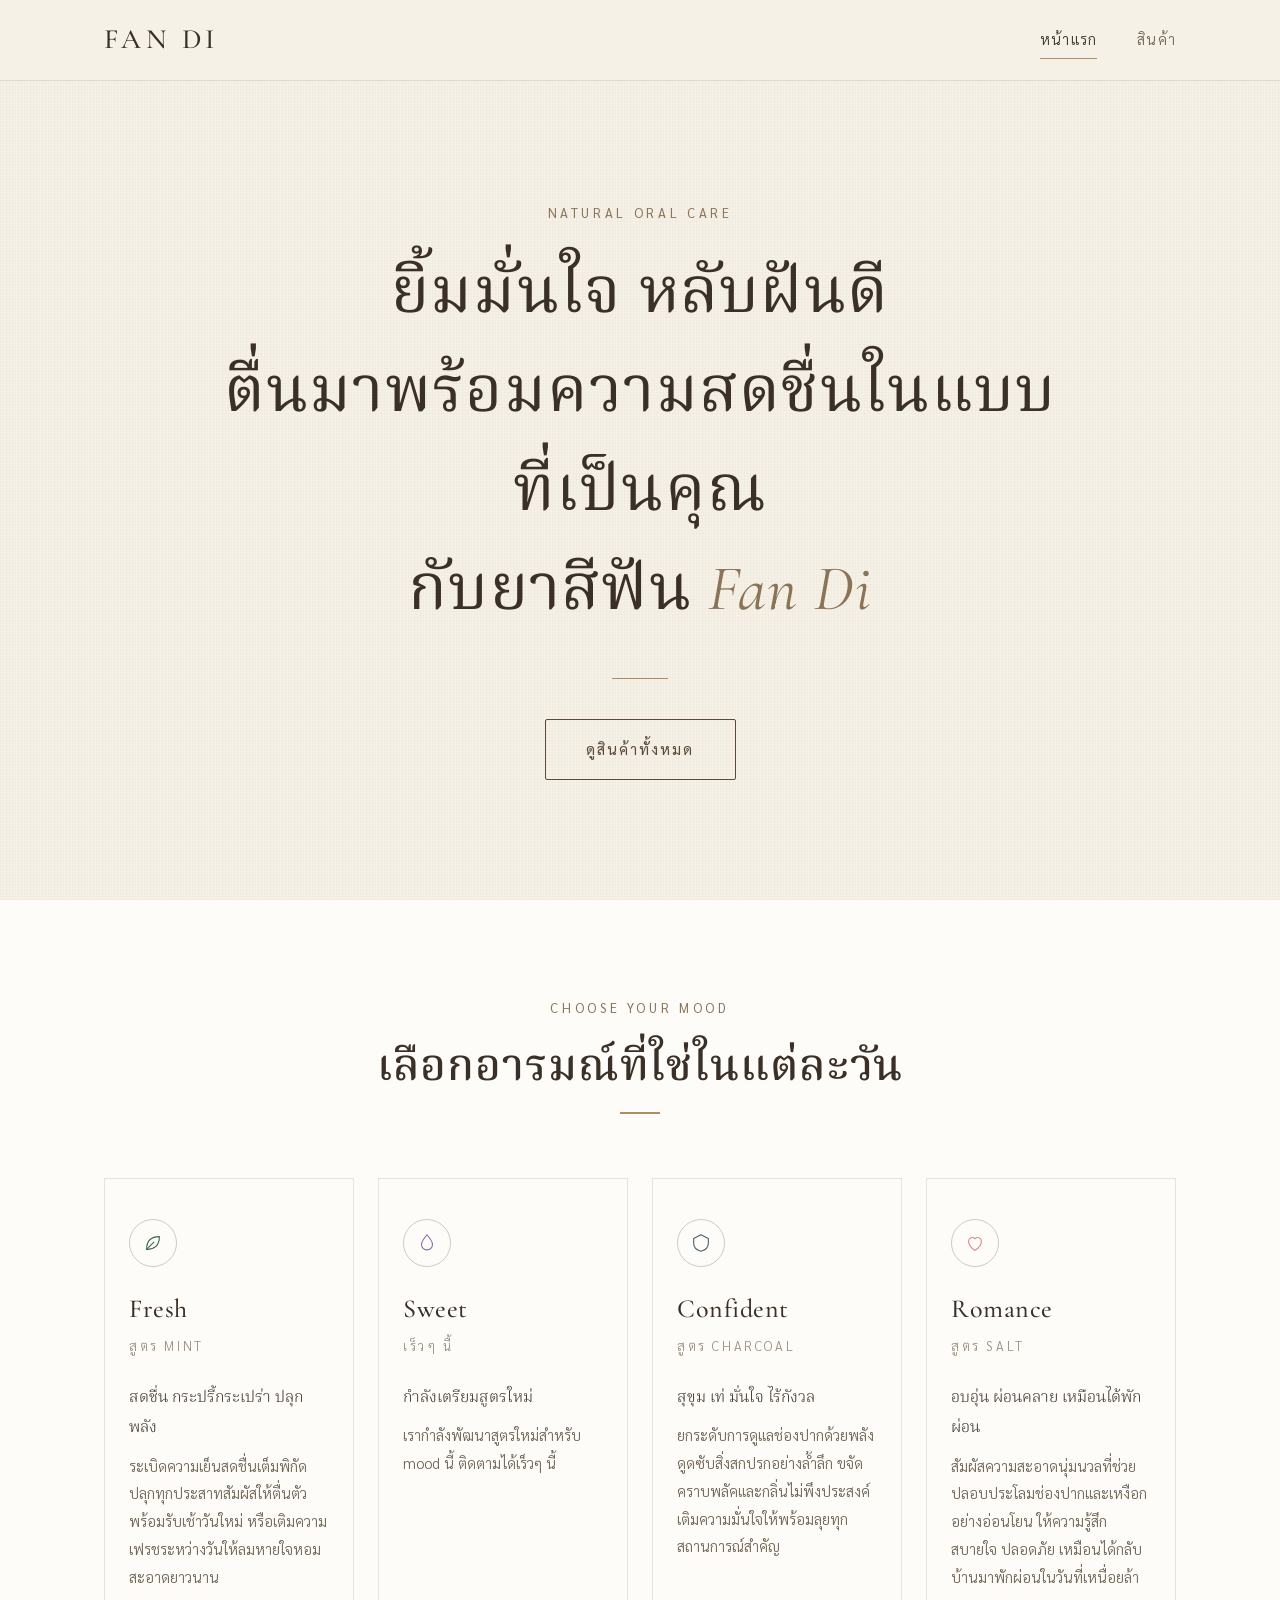
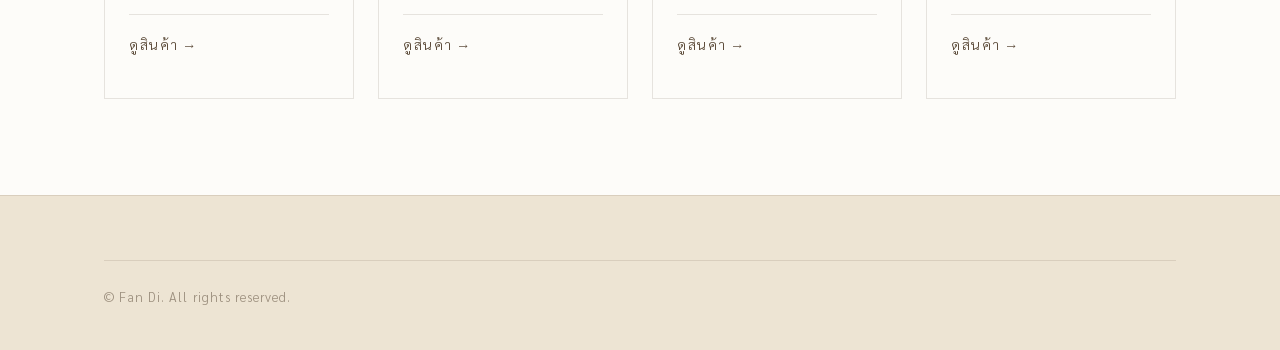
<file: index.html>
<!DOCTYPE html>
<html lang="th">
<head>
  <meta charset="UTF-8">
  <meta name="viewport" content="width=device-width, initial-scale=1">
  <title>Fan Di | ยาสีฟันที่เป็นคุณ</title>
  <meta name="description" content="ยิ้มมั่นใจ หลับฝันดี ตื่นมาพร้อมความสดชื่นในแบบที่เป็นคุณ กับยาสีฟัน Fan Di">
  <link rel="stylesheet" href="style.css">
  <style>
    /* สไตล์เฉพาะหน้าแรก (ใช้ตัวแปรสีและ spacing จาก style.css) */
    .home-hero {
      display: flex;
      align-items: center;
      justify-content: center;
      min-height: calc(100vh - 81px);
      min-height: calc(100svh - 81px);
      padding-block: var(--space-6);
      text-align: center;
    }

    .home-hero__inner {
      max-width: 860px;
    }

    .home-hero__title {
      font-family: var(--font-display);
      font-size: clamp(2.1rem, 5.6vw, 4rem);
      font-weight: 400;
      line-height: 1.55;
      margin-bottom: var(--space-4);
    }

    .home-hero__title em {
      font-style: italic;
      color: var(--color-taupe);
    }

    .home-hero__rule {
      display: block;
      width: 56px;
      height: 1px;
      margin: 0 auto var(--space-4);
      background-color: var(--color-cork);
    }

    .mood-grid {
      display: grid;
      grid-template-columns: repeat(4, 1fr);
      gap: var(--space-3);
    }

    .mood-card {
      display: flex;
      flex-direction: column;
      padding: var(--space-4) var(--space-3);
      background-color: var(--color-white);
      border: 1px solid var(--line-soft);
      color: inherit;
      transition: border-color var(--transition), transform var(--transition);
    }

    .mood-card:hover {
      border-color: var(--line);
      transform: translateY(-4px);
      color: inherit;
    }

    .mood-card .mood-icon {
      margin-bottom: var(--space-3);
    }

    .mood-card__name {
      margin: 0;
      font-size: 1.625rem;
    }

    .mood-card__formula {
      margin: var(--space-1) 0 0;
      font-size: 0.8125rem;
      letter-spacing: 0.2em;
      text-transform: uppercase;
      color: var(--text-faint);
    }

    .mood-card__keywords {
      margin: var(--space-3) 0 var(--space-1);
      font-family: var(--font-serif);
      font-size: 1rem;
      color: var(--color-ink);
    }

    .mood-card__desc {
      flex: 1;
      margin: 0 0 var(--space-3);
      font-size: 0.9375rem;
      line-height: 1.85;
    }

    .mood-card__more {
      padding-top: var(--space-2);
      font-size: 0.875rem;
      letter-spacing: 0.12em;
      color: var(--color-brown);
      border-top: 1px solid var(--line-soft);
    }

    @media (max-width: 1024px) {
      .mood-grid { grid-template-columns: repeat(2, 1fr); }
    }

    @media (max-width: 560px) {
      .mood-grid { grid-template-columns: 1fr; }
      .home-hero { padding-block: var(--space-5); }
    }
  </style>
</head>
<body>

  <header class="site-header">
    <div class="container site-header__inner">
      <a class="logo" href="index.html">Fan Di</a>
      <nav class="nav">
        <a href="index.html" aria-current="page">หน้าแรก</a>
        <a href="product.html">สินค้า</a>
      </nav>
    </div>
  </header>

  <main>
    <!-- Hero -->
    <section class="home-hero">
      <div class="container">
        <div class="home-hero__inner" style="margin-inline: auto;">
          <span class="eyebrow">Natural Oral Care</span>
          <h1 class="home-hero__title">
            ยิ้มมั่นใจ หลับฝันดี<br>
            ตื่นมาพร้อมความสดชื่นในแบบที่เป็นคุณ<br>
            กับยาสีฟัน <em>Fan Di</em>
          </h1>
          <span class="home-hero__rule"></span>
          <a class="btn" href="product.html">ดูสินค้าทั้งหมด</a>
        </div>
      </div>
    </section>

    <!-- 4 Moods -->
    <section class="section section--white">
      <div class="container">
        <div class="section-head">
          <span class="eyebrow">Choose Your Mood</span>
          <h2>เลือกอารมณ์ที่ใช่ในแต่ละวัน</h2>
          <span class="mood-underline"></span>
        </div>

        <div class="mood-grid">

          <a class="mood-card mood-fresh" href="product.html?mood=fresh">
            <span class="mood-icon" aria-hidden="true">
              <svg width="22" height="22" viewBox="0 0 24 24" fill="none" stroke="currentColor" stroke-width="1.2" stroke-linecap="round" stroke-linejoin="round"><path d="M5 19C5 10 10 5 19 5c0 9-5 14-14 14z"/><path d="M5 19l8-8"/></svg>
            </span>
            <h3 class="mood-card__name">Fresh</h3>
            <p class="mood-card__formula">สูตร Mint</p>
            <p class="mood-card__keywords">สดชื่น กระปรี้กระเปร่า ปลุกพลัง</p>
            <p class="mood-card__desc">ระเบิดความเย็นสดชื่นเต็มพิกัด ปลุกทุกประสาทสัมผัสให้ตื่นตัวพร้อมรับเช้าวันใหม่ หรือเติมความเฟรชระหว่างวันให้ลมหายใจหอมสะอาดยาวนาน</p>
            <span class="mood-card__more">ดูสินค้า &rarr;</span>
          </a>

          <a class="mood-card mood-sweet" href="product.html?mood=sweet">
            <span class="mood-icon" aria-hidden="true">
              <svg width="22" height="22" viewBox="0 0 24 24" fill="none" stroke="currentColor" stroke-width="1.2" stroke-linecap="round" stroke-linejoin="round"><path d="M12 3c3.5 4.2 6 7.2 6 10.5a6 6 0 0 1-12 0C6 10.200 8.500 7.200 12 3z"/></svg>
            </span>
            <h3 class="mood-card__name">Sweet</h3>
            <p class="mood-card__formula">เร็วๆ นี้</p>
            <p class="mood-card__keywords">กำลังเตรียมสูตรใหม่</p>
            <p class="mood-card__desc">เรากำลังพัฒนาสูตรใหม่สำหรับ mood นี้ ติดตามได้เร็วๆ นี้</p>
            <span class="mood-card__more">ดูสินค้า &rarr;</span>
          </a>

          <a class="mood-card mood-confident" href="product.html?mood=confident">
            <span class="mood-icon" aria-hidden="true">
              <svg width="22" height="22" viewBox="0 0 24 24" fill="none" stroke="currentColor" stroke-width="1.2" stroke-linecap="round" stroke-linejoin="round"><path d="M12 3l8 4v5c0 4.500-3.200 7.800-8 9-4.800-1.200-8-4.500-8-9V7l8-4z"/></svg>
            </span>
            <h3 class="mood-card__name">Confident</h3>
            <p class="mood-card__formula">สูตร Charcoal</p>
            <p class="mood-card__keywords">สุขุม เท่ มั่นใจ ไร้กังวล</p>
            <p class="mood-card__desc">ยกระดับการดูแลช่องปากด้วยพลังดูดซับสิ่งสกปรกอย่างล้ำลึก ขจัดคราบพลัคและกลิ่นไม่พึงประสงค์ เติมความมั่นใจให้พร้อมลุยทุกสถานการณ์สำคัญ</p>
            <span class="mood-card__more">ดูสินค้า &rarr;</span>
          </a>

          <a class="mood-card mood-romance" href="product.html?mood=romance">
            <span class="mood-icon" aria-hidden="true">
              <svg width="22" height="22" viewBox="0 0 24 24" fill="none" stroke="currentColor" stroke-width="1.2" stroke-linecap="round" stroke-linejoin="round"><path d="M12 20s-7-4.400-7-10a4 4 0 0 1 7-2.600A4 4 0 0 1 19 10c0 5.600-7 10-7 10z"/></svg>
            </span>
            <h3 class="mood-card__name">Romance</h3>
            <p class="mood-card__formula">สูตร Salt</p>
            <p class="mood-card__keywords">อบอุ่น ผ่อนคลาย เหมือนได้พักผ่อน</p>
            <p class="mood-card__desc">สัมผัสความสะอาดนุ่มนวลที่ช่วยปลอบประโลมช่องปากและเหงือกอย่างอ่อนโยน ให้ความรู้สึกสบายใจ ปลอดภัย เหมือนได้กลับบ้านมาพักผ่อนในวันที่เหนื่อยล้า</p>
            <span class="mood-card__more">ดูสินค้า &rarr;</span>
          </a>

        </div>
      </div>
    </section>
  </main>

  <footer class="site-footer">
    <div class="container">
      <p class="site-footer__copy" style="margin:0;">&copy; Fan Di. All rights reserved.</p>
    </div>
  </footer>

  <script src="script.js"></script>
</body>
</html>
</file>
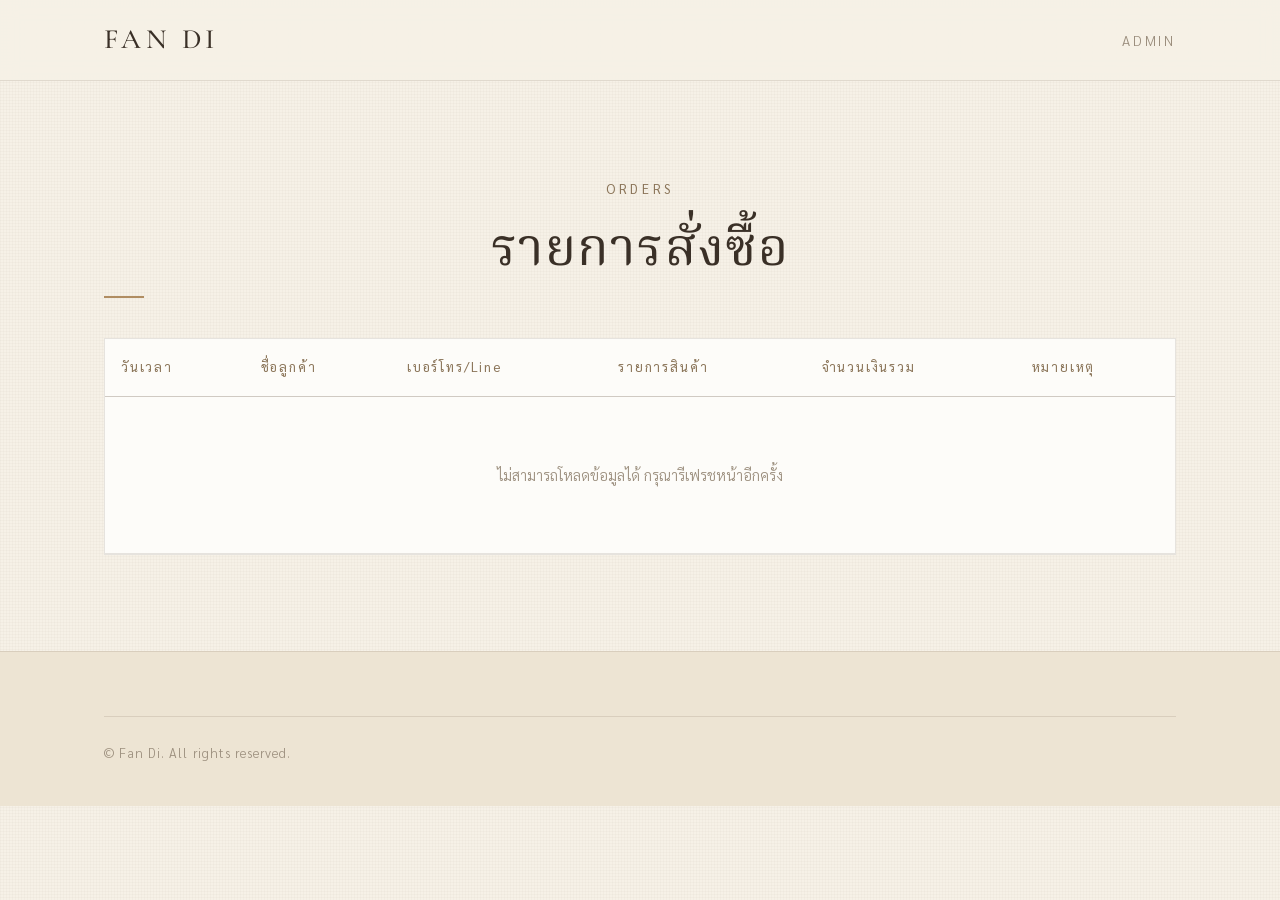
<file: admin.html>
<!DOCTYPE html>
<html lang="th">
<head>
  <meta charset="UTF-8">
  <meta name="viewport" content="width=device-width, initial-scale=1">
  <meta name="robots" content="noindex, nofollow">
  <title>รายการสั่งซื้อ | Fan Di Admin</title>
  <link rel="stylesheet" href="style.css">
</head>
<body>

  <header class="site-header">
    <div class="container site-header__inner">
      <a class="logo" href="index.html">Fan Di</a>
      <nav class="nav">
        <span style="font-size: 0.875rem; letter-spacing: 0.2em; text-transform: uppercase; color: var(--text-faint);">Admin</span>
      </nav>
    </div>
  </header>

  <main>
    <section class="page-head">
      <div class="container">
        <span class="eyebrow">Orders</span>
        <h1 class="page-title">รายการสั่งซื้อ</h1>
        <span class="mood-underline"></span>
      </div>
    </section>

    <section class="section" style="padding-top: 0;">
      <div class="container">
        <div class="table-wrap">
          <table id="ordersTable" class="data-table">
            <thead>
              <tr>
                <th>วันเวลา</th>
                <th>ชื่อลูกค้า</th>
                <th>เบอร์โทร/Line</th>
                <th>รายการสินค้า</th>
                <th>จำนวนเงินรวม</th>
                <th>หมายเหตุ</th>
              </tr>
            </thead>
            <tbody></tbody>
          </table>
        </div>
      </div>
    </section>
  </main>

  <footer class="site-footer">
    <div class="container">
      <p class="site-footer__copy" style="margin:0;">&copy; Fan Di. All rights reserved.</p>
    </div>
  </footer>

  <script src="script.js"></script>
</body>
</html>
</file>
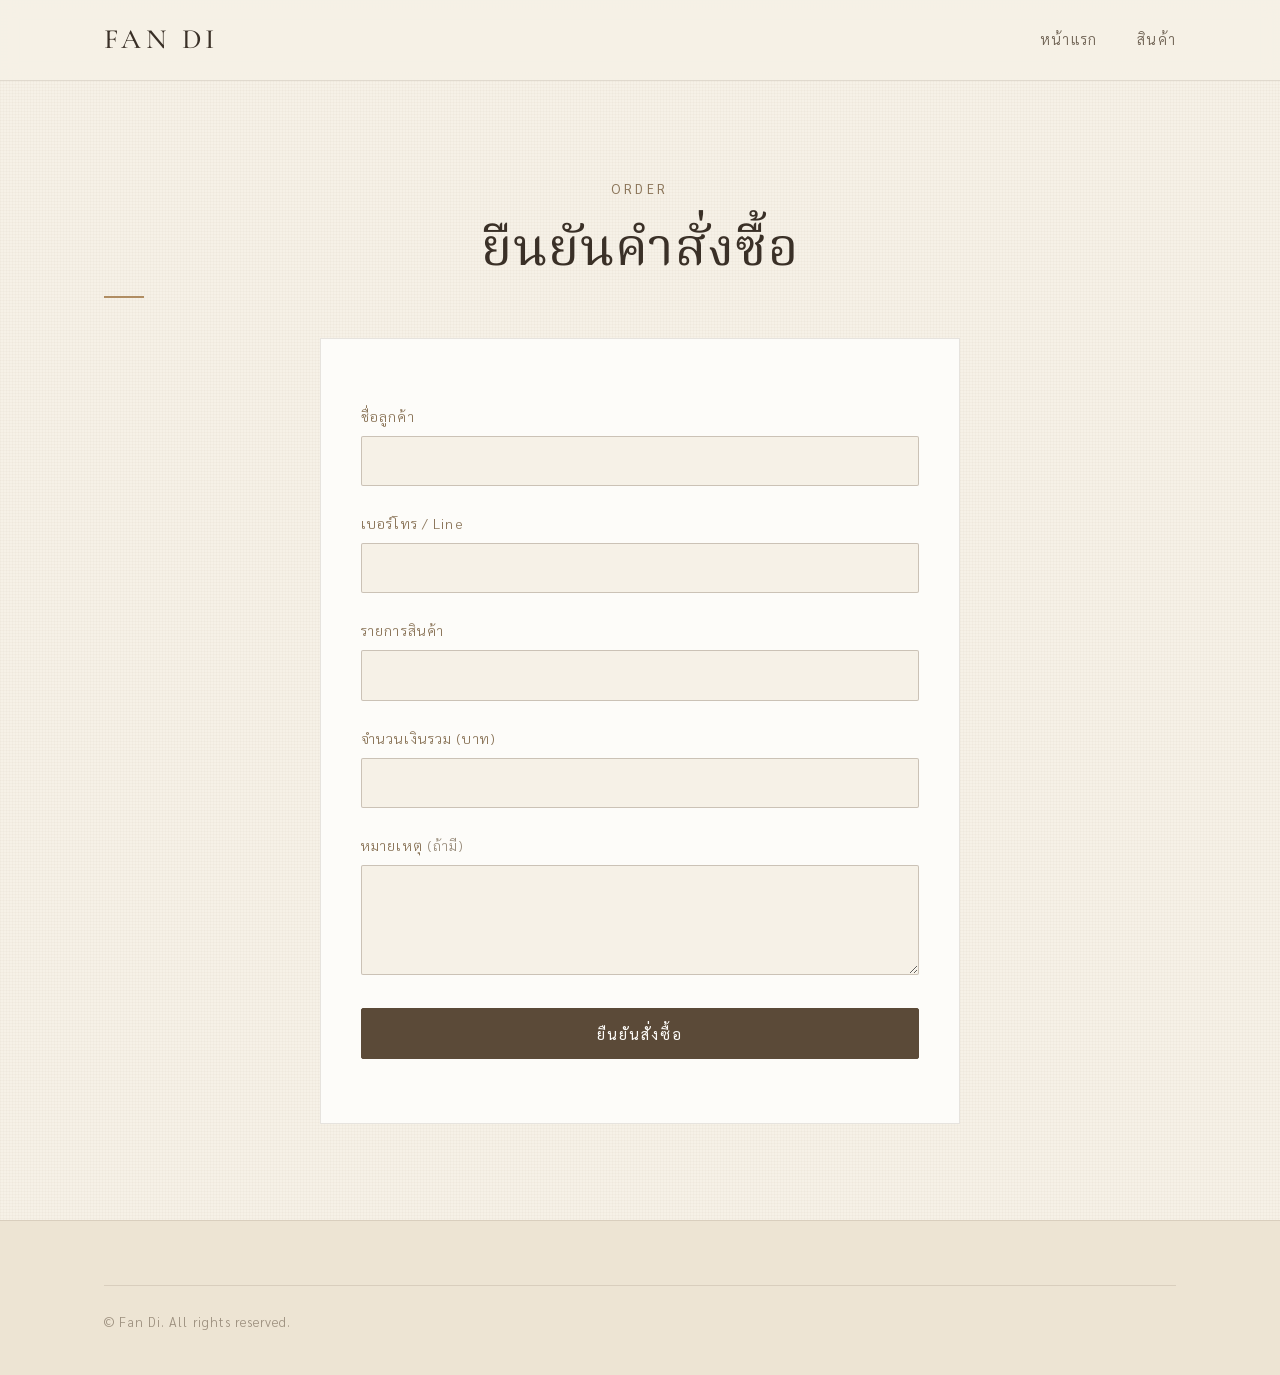
<file: order.html>
<!DOCTYPE html>
<html lang="th">
<head>
  <meta charset="UTF-8">
  <meta name="viewport" content="width=device-width, initial-scale=1">
  <title>สั่งซื้อ | Fan Di</title>
  <link rel="stylesheet" href="style.css">
</head>
<body>

  <header class="site-header">
    <div class="container site-header__inner">
      <a class="logo" href="index.html">Fan Di</a>
      <nav class="nav">
        <a href="index.html">หน้าแรก</a>
        <a href="product.html">สินค้า</a>
      </nav>
    </div>
  </header>

  <main>
    <section class="page-head">
      <div class="container">
        <span class="eyebrow">Order</span>
        <h1 class="page-title">ยืนยันคำสั่งซื้อ</h1>
        <span class="mood-underline"></span>
      </div>
    </section>

    <section class="section" style="padding-top: 0;">
      <div class="container">
        <form id="orderForm" class="form-card">
          <div class="field">
            <label for="customerName">ชื่อลูกค้า</label>
            <input type="text" id="customerName" name="customerName" autocomplete="name" required>
          </div>

          <div class="field">
            <label for="contact">เบอร์โทร / Line</label>
            <input type="text" id="contact" name="contact" autocomplete="tel" required>
          </div>

          <div class="field">
            <label for="items">รายการสินค้า</label>
            <input type="text" id="items" name="items" required>
          </div>

          <div class="field">
            <label for="total">จำนวนเงินรวม (บาท)</label>
            <input type="text" id="total" name="total" inputmode="decimal" required>
          </div>

          <div class="field">
            <label for="note">หมายเหตุ <span style="color: var(--text-faint);">(ถ้ามี)</span></label>
            <textarea id="note" name="note"></textarea>
          </div>

          <button type="submit" class="btn btn--solid btn--block">ยืนยันสั่งซื้อ</button>
        </form>
      </div>
    </section>
  </main>

  <footer class="site-footer">
    <div class="container">
      <p class="site-footer__copy" style="margin:0;">&copy; Fan Di. All rights reserved.</p>
    </div>
  </footer>

  <script src="script.js"></script>
</body>
</html>
</file>
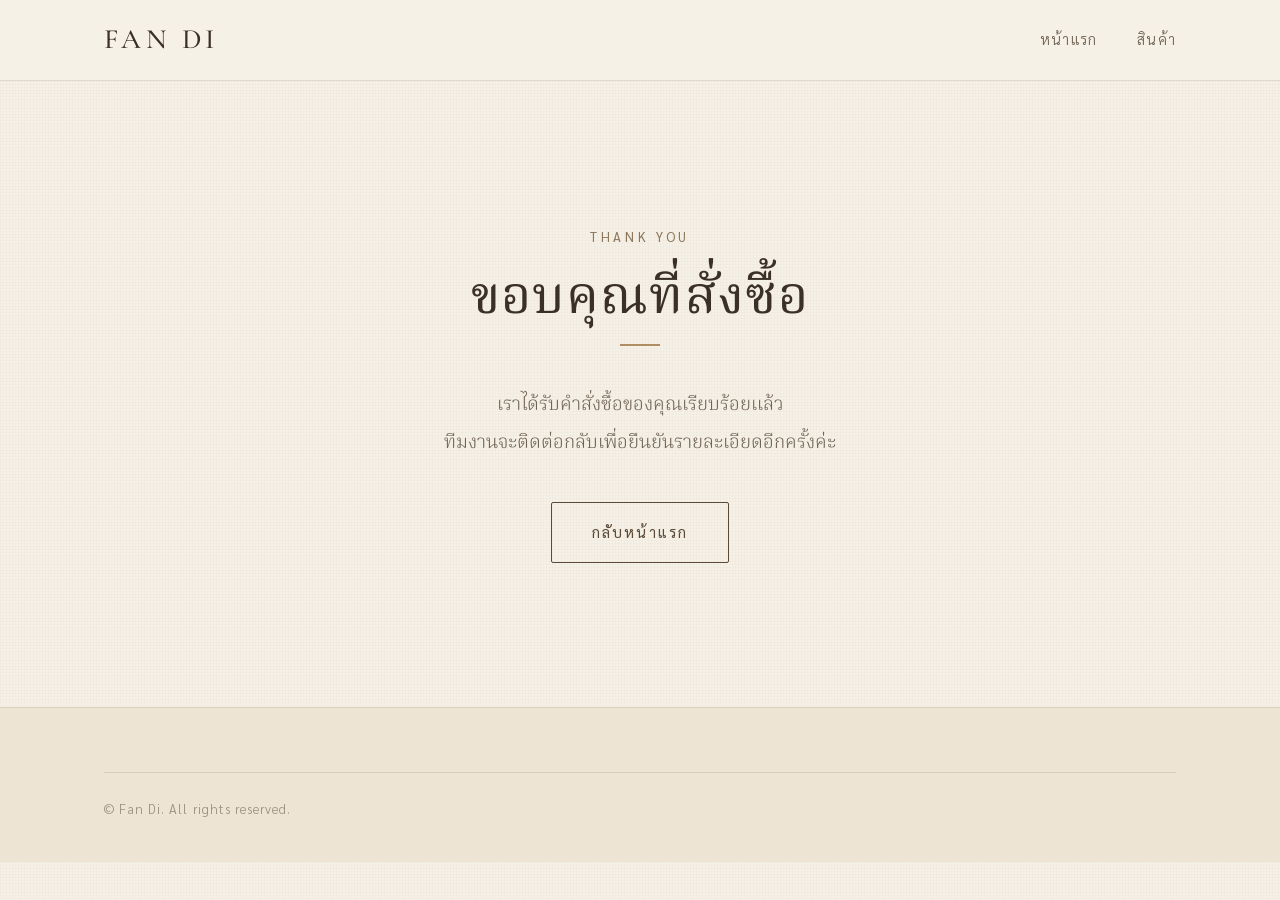
<file: thankyou.html>
<!DOCTYPE html>
<html lang="th">
<head>
  <meta charset="UTF-8">
  <meta name="viewport" content="width=device-width, initial-scale=1">
  <title>ขอบคุณ | Fan Di</title>
  <link rel="stylesheet" href="style.css">
</head>
<body>

  <header class="site-header">
    <div class="container site-header__inner">
      <a class="logo" href="index.html">Fan Di</a>
      <nav class="nav">
        <a href="index.html">หน้าแรก</a>
        <a href="product.html">สินค้า</a>
      </nav>
    </div>
  </header>

  <main>
    <section class="section section--lg">
      <div class="container text-center" style="max-width: 640px;">
        <span class="eyebrow">Thank You</span>
        <h1 class="page-title">ขอบคุณที่สั่งซื้อ</h1>
        <span class="mood-underline"></span>
        <p class="lead" style="margin-top: var(--space-4);">
          เราได้รับคำสั่งซื้อของคุณเรียบร้อยแล้ว<br>
          ทีมงานจะติดต่อกลับเพื่อยืนยันรายละเอียดอีกครั้งค่ะ
        </p>
        <div style="margin-top: var(--space-4);">
          <a class="btn" href="index.html">กลับหน้าแรก</a>
        </div>
      </div>
    </section>
  </main>

  <footer class="site-footer">
    <div class="container">
      <p class="site-footer__copy" style="margin:0;">&copy; Fan Di. All rights reserved.</p>
    </div>
  </footer>

</body>
</html>
</file>
<file: style.css>
/* ==========================================================================
   Fan Di — Warm Minimalism / Natural Lifestyle
   ธีมกลางสำหรับทุกหน้า: ผ้าลินิน · ฝาไม้ก๊อก · โทนธรรมชาติ
   ========================================================================== */

@import url("https://fonts.googleapis.com/css2?family=Cormorant+Garamond:ital,wght@0,400;0,500;0,600;1,400&family=Noto+Serif+Thai:wght@300;400;500;600&family=Sarabun:wght@300;400;500&display=swap");

/* --------------------------------------------------------------------------
   1. Design tokens
   -------------------------------------------------------------------------- */
:root {
  /* พื้นหลัง: ขาว → ครีม → เบจ */
  --color-white: #fdfcf9;
  --color-cream: #f6f1e7;
  --color-linen: #ede4d3;
  --color-beige: #d9cbb2;

  /* เบจเข้ม / ไม้ก๊อก (ใช้กับเส้น ปุ่ม ตัวอักษร) */
  --color-cork: #b08d62;
  --color-taupe: #8a7458;
  --color-brown: #5b4a38;
  --color-ink: #3a3027;

  /* ตัวอักษร */
  --text-main: var(--color-ink);
  --text-soft: #6f6253;
  --text-faint: #9a8d7c;

  /* เส้นบางสีเข้มนุ่มตา */
  --line: rgba(91, 74, 56, 0.28);
  --line-soft: rgba(91, 74, 56, 0.14);

  /* สี mood — ใช้แตะเล็กๆ เท่านั้น (จุด, เส้นใต้หัวข้อ, ไอคอน) */
  --mood-fresh: #3f6b4f;      /* เขียวเข้ม */
  --mood-sweet: #8a6aa8;      /* ม่วงกลาง */
  --mood-confident: #4a5d70;  /* น้ำเงินเทาเข้ม */
  --mood-romance: #d98a85;    /* แดงอ่อน */

  /* ฟอนต์ */
  --font-display: "Cormorant Garamond", "Noto Serif Thai", Georgia, serif;
  --font-serif: "Noto Serif Thai", "Cormorant Garamond", Georgia, serif;
  --font-sans: "Sarabun", "Helvetica Neue", Arial, sans-serif;

  /* Spacing (เว้นเยอะๆ ให้โปร่ง) */
  --space-1: 0.5rem;
  --space-2: 1rem;
  --space-3: 1.5rem;
  --space-4: 2.5rem;
  --space-5: 4rem;
  --space-6: 6rem;
  --space-7: 9rem;

  --container: 1120px;
  --radius: 2px;
  --transition: 0.35s ease;
}

/* --------------------------------------------------------------------------
   2. Reset & base
   -------------------------------------------------------------------------- */
*,
*::before,
*::after {
  box-sizing: border-box;
}

html {
  scroll-behavior: smooth;
  -webkit-text-size-adjust: 100%;
}

body {
  margin: 0;
  font-family: var(--font-sans);
  font-weight: 300;
  font-size: 1.0625rem;
  line-height: 1.9;
  color: var(--text-main);
  background-color: var(--color-cream);
  /* พื้นผิวผ้าลินินแบบบางเบา */
  background-image:
    repeating-linear-gradient(0deg, rgba(139, 115, 85, 0.035) 0 1px, transparent 1px 3px),
    repeating-linear-gradient(90deg, rgba(139, 115, 85, 0.035) 0 1px, transparent 1px 3px);
  -webkit-font-smoothing: antialiased;
}

img {
  max-width: 100%;
  height: auto;
  display: block;
}

a {
  color: inherit;
  text-decoration: none;
  transition: color var(--transition), opacity var(--transition);
}

a:hover {
  color: var(--color-cork);
}

ul {
  list-style: none;
  margin: 0;
  padding: 0;
}

::selection {
  background: var(--color-beige);
  color: var(--color-ink);
}

:focus-visible {
  outline: 1px solid var(--color-brown);
  outline-offset: 4px;
}

/* --------------------------------------------------------------------------
   3. Typography
   -------------------------------------------------------------------------- */
h1,
h2,
h3,
h4 {
  font-family: var(--font-display);
  font-weight: 500;
  line-height: 1.35;
  letter-spacing: 0.02em;
  color: var(--color-ink);
  margin: 0 0 var(--space-2);
}

h1 {
  font-size: clamp(2.5rem, 6vw, 4.25rem);
  font-weight: 400;
  line-height: 1.2;
}

h2 {
  font-size: clamp(1.9rem, 4vw, 2.75rem);
}

h3 {
  font-size: 1.5rem;
}

p {
  margin: 0 0 var(--space-3);
  color: var(--text-soft);
}

.eyebrow {
  display: block;
  margin-bottom: var(--space-2);
  font-family: var(--font-sans);
  font-size: 0.8125rem;
  font-weight: 400;
  letter-spacing: 0.28em;
  text-transform: uppercase;
  color: var(--color-taupe);
}

.lead {
  font-family: var(--font-serif);
  font-size: 1.1875rem;
  font-weight: 300;
  line-height: 2;
  color: var(--text-soft);
}

.text-center {
  text-align: center;
}

/* --------------------------------------------------------------------------
   4. Layout
   -------------------------------------------------------------------------- */
.container {
  width: 100%;
  max-width: var(--container);
  margin-inline: auto;
  padding-inline: var(--space-3);
}

.section {
  padding-block: var(--space-6);
}

.section--lg {
  padding-block: var(--space-7);
}

.section--white {
  background-color: var(--color-white);
}

.section--linen {
  background-color: var(--color-linen);
}

.section-head {
  max-width: 620px;
  margin: 0 auto var(--space-5);
  text-align: center;
}

/* เส้นแบ่งบางๆ */
.divider {
  border: 0;
  border-top: 1px solid var(--line-soft);
  margin: var(--space-5) 0;
}

/* --------------------------------------------------------------------------
   5. Header / Navigation
   -------------------------------------------------------------------------- */
.site-header {
  position: sticky;
  top: 0;
  z-index: 50;
  background-color: rgba(246, 241, 231, 0.92);
  backdrop-filter: blur(8px);
  border-bottom: 1px solid var(--line-soft);
}

.site-header__inner {
  display: flex;
  align-items: center;
  justify-content: space-between;
  min-height: 80px;
}

.logo {
  font-family: var(--font-display);
  font-size: 1.75rem;
  font-weight: 500;
  letter-spacing: 0.16em;
  text-transform: uppercase;
  color: var(--color-ink);
}

.nav {
  display: flex;
  align-items: center;
  gap: var(--space-4);
}

.nav a {
  font-size: 0.9375rem;
  letter-spacing: 0.08em;
  color: var(--text-soft);
  padding-block: 0.25rem;
  border-bottom: 1px solid transparent;
}

.nav a:hover,
.nav a[aria-current="page"] {
  color: var(--color-ink);
  border-bottom-color: var(--color-cork);
}

/* --------------------------------------------------------------------------
   6. Buttons (เส้นบางสีเข้ม ไม่ฉูดฉาด)
   -------------------------------------------------------------------------- */
.btn {
  display: inline-block;
  padding: 0.95rem 2.5rem;
  font-family: var(--font-sans);
  font-size: 0.9375rem;
  font-weight: 400;
  letter-spacing: 0.14em;
  text-align: center;
  color: var(--color-brown);
  background: transparent;
  border: 1px solid var(--color-brown);
  border-radius: var(--radius);
  cursor: pointer;
  transition: background-color var(--transition), color var(--transition),
    border-color var(--transition);
}

.btn:hover {
  background-color: var(--color-brown);
  color: var(--color-white);
}

.btn--solid {
  background-color: var(--color-brown);
  color: var(--color-white);
}

.btn--solid:hover {
  background-color: var(--color-ink);
  border-color: var(--color-ink);
}

.btn--small {
  padding: 0.6rem 1.6rem;
  font-size: 0.875rem;
}

.btn--block {
  display: block;
  width: 100%;
}

/* --------------------------------------------------------------------------
   7. Hero
   -------------------------------------------------------------------------- */
.hero {
  padding-block: var(--space-7) var(--space-6);
}

.hero__grid {
  display: grid;
  grid-template-columns: 1.1fr 0.9fr;
  align-items: center;
  gap: var(--space-5);
}

.hero__title em {
  font-style: italic;
  color: var(--color-taupe);
}

.hero__actions {
  display: flex;
  flex-wrap: wrap;
  gap: var(--space-2);
  margin-top: var(--space-4);
}

.hero__media {
  position: relative;
  background-color: var(--color-linen);
  border: 1px solid var(--line-soft);
  aspect-ratio: 4 / 5;
  overflow: hidden;
}

.hero__media img {
  width: 100%;
  height: 100%;
  object-fit: cover;
}

/* --------------------------------------------------------------------------
   8. Mood accents (แตะเบาๆ แค่จุด/เส้นเล็กๆ ไม่ทาพื้นหลังการ์ด)
   -------------------------------------------------------------------------- */
.mood-fresh      { --mood: var(--mood-fresh); }
.mood-sweet      { --mood: var(--mood-sweet); }
.mood-confident  { --mood: var(--mood-confident); }
.mood-romance    { --mood: var(--mood-romance); }

/* จุดสีเล็กๆ */
.mood-dot {
  display: inline-block;
  width: 8px;
  height: 8px;
  border-radius: 50%;
  background-color: var(--mood, var(--color-cork));
  vertical-align: middle;
}

/* ป้ายชื่อ mood: จุด + ข้อความสีนุ่ม */
.mood-tag {
  display: inline-flex;
  align-items: center;
  gap: 0.6rem;
  font-size: 0.8125rem;
  letter-spacing: 0.2em;
  text-transform: uppercase;
  color: var(--text-soft);
}

.mood-tag::before {
  content: "";
  width: 8px;
  height: 8px;
  border-radius: 50%;
  background-color: var(--mood, var(--color-cork));
}

/* เส้นสั้นๆ ใต้หัวข้อ */
.mood-underline {
  display: block;
  width: 40px;
  height: 2px;
  margin-top: var(--space-2);
  background-color: var(--mood, var(--color-cork));
}

.text-center .mood-underline,
.section-head .mood-underline {
  margin-inline: auto;
}

/* ไอคอนวงกลมเส้นบาง */
.mood-icon {
  display: inline-flex;
  align-items: center;
  justify-content: center;
  width: 48px;
  height: 48px;
  border: 1px solid var(--line);
  border-radius: 50%;
  color: var(--mood, var(--color-brown));
}

/* --------------------------------------------------------------------------
   9. Filters (เลือก mood)
   -------------------------------------------------------------------------- */
.filters {
  display: flex;
  flex-wrap: wrap;
  justify-content: center;
  gap: var(--space-3);
  margin-bottom: var(--space-5);
}

.filter-btn {
  display: inline-flex;
  align-items: center;
  gap: 0.6rem;
  padding: 0.4rem 0;
  font-family: var(--font-sans);
  font-size: 0.9375rem;
  letter-spacing: 0.1em;
  color: var(--text-soft);
  background: none;
  border: 0;
  border-bottom: 1px solid transparent;
  cursor: pointer;
  transition: color var(--transition), border-color var(--transition);
}

.filter-btn:hover,
.filter-btn.is-active {
  color: var(--color-ink);
  border-bottom-color: var(--color-brown);
}

/* --------------------------------------------------------------------------
   10. Product grid & card
   -------------------------------------------------------------------------- */
.product-grid {
  display: grid;
  grid-template-columns: repeat(3, 1fr);
  gap: var(--space-5) var(--space-4);
}

.product-card {
  display: flex;
  flex-direction: column;
  background-color: var(--color-white);
  border: 1px solid var(--line-soft);
  transition: border-color var(--transition), transform var(--transition);
}

.product-card:hover {
  border-color: var(--line);
  transform: translateY(-4px);
}

.product-card__media {
  aspect-ratio: 1 / 1;
  background-color: var(--color-linen);
  overflow: hidden;
}

.product-card__media img {
  width: 100%;
  height: 100%;
  object-fit: cover;
  transition: transform 0.8s ease;
}

.product-card:hover .product-card__media img {
  transform: scale(1.04);
}

.product-card__body {
  display: flex;
  flex-direction: column;
  flex: 1;
  padding: var(--space-4) var(--space-3) var(--space-3);
}

.product-card__name {
  margin: var(--space-1) 0 0.25rem;
  font-size: 1.5rem;
}

.product-card__meta {
  margin: 0 0 var(--space-2);
  font-size: 0.9375rem;
  letter-spacing: 0.06em;
  color: var(--text-faint);
}

.product-card__desc {
  flex: 1;
  margin-bottom: var(--space-3);
  font-size: 0.9375rem;
  line-height: 1.85;
}

.product-card__footer {
  display: flex;
  align-items: center;
  justify-content: space-between;
  gap: var(--space-2);
  padding-top: var(--space-3);
  border-top: 1px solid var(--line-soft);
}

.price {
  font-family: var(--font-display);
  font-size: 1.625rem;
  font-weight: 500;
  color: var(--color-ink);
}

.price small {
  font-family: var(--font-sans);
  font-size: 0.875rem;
  font-weight: 300;
  color: var(--text-faint);
  margin-left: 0.2rem;
}

/* --------------------------------------------------------------------------
   11. Feature list (ไอคอน + ข้อความ)
   -------------------------------------------------------------------------- */
.features {
  display: grid;
  grid-template-columns: repeat(3, 1fr);
  gap: var(--space-5) var(--space-4);
}

.feature {
  text-align: center;
}

.feature h3 {
  margin-top: var(--space-2);
  font-size: 1.25rem;
}

.feature p {
  font-size: 0.9375rem;
}

/* --------------------------------------------------------------------------
   12. Footer
   -------------------------------------------------------------------------- */
.site-footer {
  padding-block: var(--space-5) var(--space-4);
  background-color: var(--color-linen);
  border-top: 1px solid var(--line-soft);
}

.site-footer__grid {
  display: grid;
  grid-template-columns: 1.4fr 1fr 1fr;
  gap: var(--space-4);
  margin-bottom: var(--space-4);
}

.site-footer h4 {
  font-family: var(--font-sans);
  font-size: 0.8125rem;
  font-weight: 400;
  letter-spacing: 0.22em;
  text-transform: uppercase;
  color: var(--color-taupe);
}

.site-footer li {
  margin-bottom: 0.5rem;
  font-size: 0.9375rem;
  color: var(--text-soft);
}

.site-footer__copy {
  padding-top: var(--space-3);
  border-top: 1px solid var(--line-soft);
  font-size: 0.8125rem;
  letter-spacing: 0.08em;
  color: var(--text-faint);
}

/* --------------------------------------------------------------------------
   13. Utilities
   -------------------------------------------------------------------------- */
.hidden {
  display: none !important;
}

.visually-hidden {
  position: absolute;
  width: 1px;
  height: 1px;
  margin: -1px;
  overflow: hidden;
  clip: rect(0 0 0 0);
  white-space: nowrap;
}

.mt-0 { margin-top: 0; }

/* --------------------------------------------------------------------------
   13b. Inner pages: page head, forms, tables
   -------------------------------------------------------------------------- */
.page-head {
  padding-block: var(--space-6) var(--space-4);
  text-align: center;
}

.page-title {
  font-size: clamp(2rem, 5vw, 3.25rem);
  margin-bottom: 0;
}

.empty-state {
  grid-column: 1 / -1;
  padding: var(--space-5) 0;
  text-align: center;
  color: var(--text-faint);
}

.btn:disabled {
  opacity: 0.5;
  cursor: not-allowed;
}

.form-card {
  max-width: 640px;
  margin: 0 auto;
  padding: var(--space-5) var(--space-4);
  background-color: var(--color-white);
  border: 1px solid var(--line-soft);
}

.field {
  margin-bottom: var(--space-3);
}

.field label {
  display: block;
  margin-bottom: 0.4rem;
  font-size: 0.875rem;
  letter-spacing: 0.08em;
  color: var(--color-taupe);
}

.field input,
.field textarea {
  width: 100%;
  padding: 0.85rem 1rem;
  font-family: var(--font-sans);
  font-size: 1rem;
  font-weight: 300;
  color: var(--text-main);
  background-color: var(--color-cream);
  border: 1px solid var(--line);
  border-radius: var(--radius);
  transition: border-color var(--transition), background-color var(--transition);
}

.field input:focus,
.field textarea:focus {
  outline: none;
  border-color: var(--color-brown);
  background-color: var(--color-white);
}

.field textarea {
  min-height: 110px;
  resize: vertical;
}

.form-hint {
  margin: var(--space-2) 0 0;
  font-size: 0.875rem;
  text-align: center;
  color: var(--text-faint);
}

.admin-toolbar {
  display: flex;
  align-items: center;
  justify-content: space-between;
  gap: var(--space-2);
  margin-bottom: var(--space-3);
}

.admin-toolbar p {
  margin: 0;
  font-size: 0.9375rem;
}

.table-wrap {
  overflow-x: auto;
  background-color: var(--color-white);
  border: 1px solid var(--line-soft);
}

.data-table {
  width: 100%;
  min-width: 760px;
  border-collapse: collapse;
  font-size: 0.9375rem;
}

.data-table th {
  padding: 1rem;
  text-align: left;
  font-size: 0.8125rem;
  font-weight: 400;
  letter-spacing: 0.14em;
  color: var(--color-taupe);
  border-bottom: 1px solid var(--line);
  white-space: nowrap;
}

.data-table td {
  padding: 1rem;
  vertical-align: top;
  color: var(--text-soft);
  border-bottom: 1px solid var(--line-soft);
}

.data-table td.num {
  white-space: nowrap;
  color: var(--color-ink);
}

.data-table tbody tr:hover {
  background-color: var(--color-cream);
}

.data-table .status-cell {
  padding: var(--space-5) 1rem;
  text-align: center;
  color: var(--text-faint);
}

@media (max-width: 560px) {
  .form-card {
    padding: var(--space-4) var(--space-3);
  }

  .admin-toolbar {
    flex-direction: column;
    align-items: flex-start;
  }
}
.mb-0 { margin-bottom: 0; }

/* --------------------------------------------------------------------------
   14. Responsive
   -------------------------------------------------------------------------- */
@media (max-width: 1024px) {
  .product-grid,
  .features {
    grid-template-columns: repeat(2, 1fr);
  }

  .hero__grid {
    gap: var(--space-4);
  }
}

@media (max-width: 768px) {
  body {
    font-size: 1rem;
  }

  .section {
    padding-block: var(--space-5);
  }

  .section--lg,
  .hero {
    padding-block: var(--space-6) var(--space-5);
  }

  .hero__grid {
    grid-template-columns: 1fr;
  }

  .hero__media {
    order: -1;
    aspect-ratio: 4 / 3;
  }

  .site-header__inner {
    min-height: 68px;
  }

  .nav {
    gap: var(--space-3);
  }

  .site-footer__grid {
    grid-template-columns: 1fr;
    gap: var(--space-3);
  }
}

@media (max-width: 560px) {
  .container {
    padding-inline: 1.25rem;
  }

  .product-grid,
  .features {
    grid-template-columns: 1fr;
  }

  .logo {
    font-size: 1.4rem;
  }

  .nav a {
    font-size: 0.875rem;
    letter-spacing: 0.04em;
  }

  .btn {
    width: 100%;
  }

  .btn--small {
    width: auto;
  }

  .hero__actions .btn {
    width: 100%;
  }
}

@media (prefers-reduced-motion: reduce) {
  * {
    transition: none !important;
    scroll-behavior: auto !important;
  }
}
</file>
